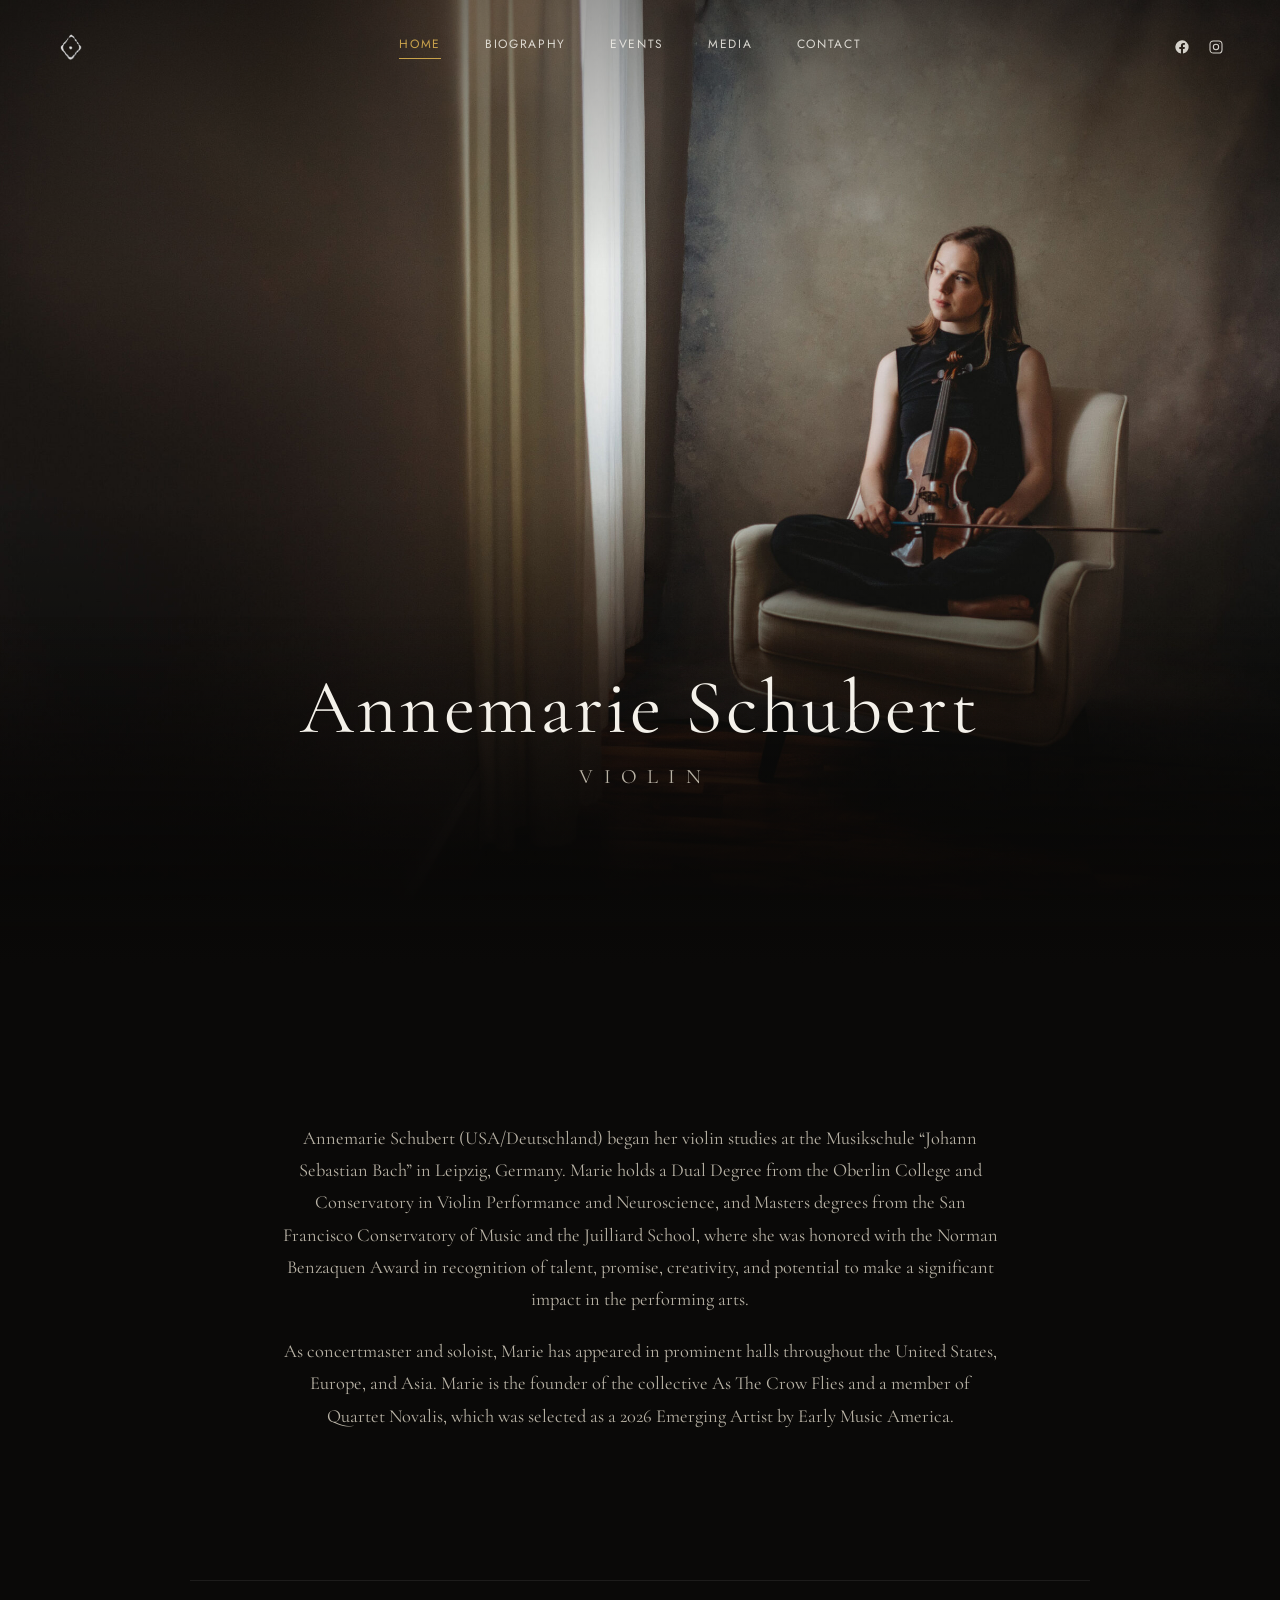
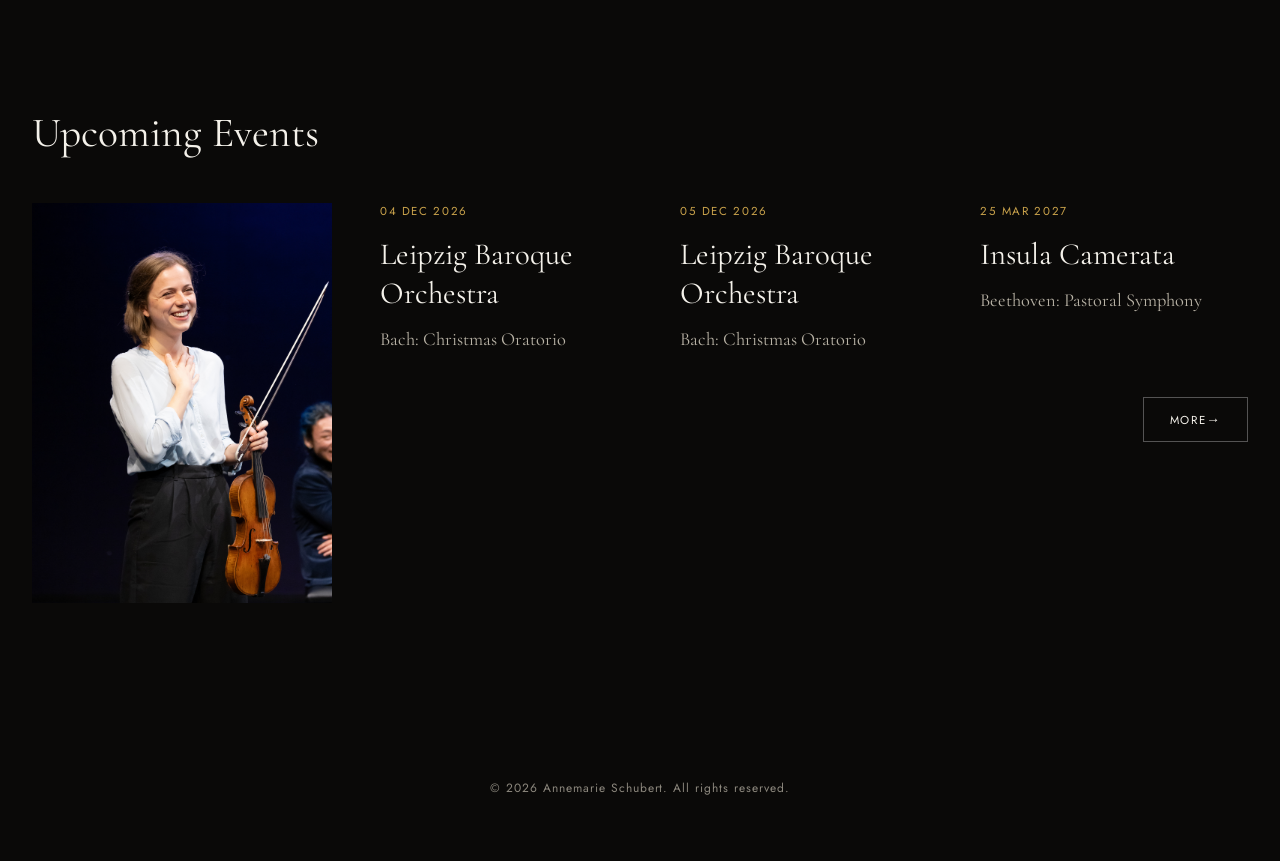
<file: index.html>
<!DOCTYPE html>
<html lang="en">
<head>
<meta charset="UTF-8">
<meta name="viewport" content="width=device-width, initial-scale=1.0">
<title>Annemarie Schubert — Violin</title>
<link rel="preconnect" href="https://fonts.googleapis.com">
<link rel="preconnect" href="https://fonts.gstatic.com" crossorigin>
<link href="https://fonts.googleapis.com/css2?family=Cormorant+Garamond:wght@300;400;500&family=Jost:wght@400;500&display=swap" rel="stylesheet">
<link rel="stylesheet" href="styles.css">
</head>
<body>

<!-- Fixed background image only — sits behind everything, never moves -->
<div class="hero-fixed">
  <div class="hero-bg"></div>
</div>

<!-- Everything in here is normal document flow, so it all scrolls together
     at the same speed: nav, the spacer over the photo, and the black
     content underneath. -->
<div class="page">

  <header class="nav">
    <a href="index.html" class="logo" aria-label="Home">
<img src="assets/logo.png" alt="Annemarie Schubert" width="30" height="30">
</a>

    <nav class="nav-links">
      <a href="index.html" class="active">Home</a>
      <a href="biography.html">Biography</a>
      <a href="events.html">Events</a>
      <a href="media.html">Media</a>
      <a href="contact.html">Contact</a>
    </nav>

    <div class="socials">
      <a href="https://www.facebook.com/marie.schubert.3" aria-label="Facebook">
        <svg width="16" height="16" viewBox="0 0 24 24" fill="currentColor"><path d="M22 12a10 10 0 1 0-11.6 9.9v-7H7.9V12h2.5V9.8c0-2.5 1.5-3.9 3.8-3.9 1.1 0 2.2.2 2.2.2v2.5h-1.3c-1.2 0-1.6.8-1.6 1.6V12h2.8l-.4 2.9h-2.4v7A10 10 0 0 0 22 12Z"/></svg>
      </a>
      <a href="https://www.instagram.com/annemarie.vln/" aria-label="Instagram">
        <svg width="16" height="16" viewBox="0 0 24 24" fill="none" stroke="currentColor" stroke-width="1.6"><rect x="3" y="3" width="18" height="18" rx="5"/><circle cx="12" cy="12" r="4"/><circle cx="17.2" cy="6.8" r="0.6" fill="currentColor" stroke="none"/></svg>
      </a>
    </div>

    <!-- Mobile only — replaces .socials at the 820px breakpoint (see
         styles.css). Toggles #mobile-menu below via nav.js. -->
    <button type="button" class="nav-toggle" id="nav-toggle" aria-label="Open menu" aria-expanded="false" aria-controls="mobile-menu">
      <svg class="nav-toggle-icon-menu" width="22" height="22" viewBox="0 0 22 22" fill="none" xmlns="http://www.w3.org/2000/svg">
        <path d="M2 6h18M2 11h18M2 16h18" stroke="currentColor" stroke-width="1.4" stroke-linecap="round"/>
      </svg>
      <svg class="nav-toggle-icon-close" width="22" height="22" viewBox="0 0 22 22" fill="none" xmlns="http://www.w3.org/2000/svg" hidden>
        <path d="M4 4l14 14M18 4L4 18" stroke="currentColor" stroke-width="1.4" stroke-linecap="round"/>
      </svg>
    </button>

    <!-- Mobile only — collapsed (max-height:0) until nav.js adds
         .is-open. Same links as .nav-links, just a separate list rather
         than reusing/cloning it, so each can be styled independently. -->
    <nav class="mobile-menu" id="mobile-menu" aria-label="Mobile">
      <ul class="mobile-menu-links">
        <li><a href="index.html" class="active">Home</a></li>
        <li><a href="biography.html">Biography</a></li>
        <li><a href="events.html">Events</a></li>
        <li><a href="media.html">Media</a></li>
        <li><a href="contact.html">Contact</a></li>
      </ul>
    </nav>
  </header>

  <!-- Spacer equal to one viewport so the fixed hero is visible before content scrolls over it -->
  <div class="hero-spacer" id="home"></div>

  <!-- Scrolling content, black background, slides up over the fixed image -->
  <main class="content">

    <div class="content-gradient"></div>

    <div class="hero-text">
      <h1>Annemarie Schubert</h1>
      <p class="subtitle">Violin</p>
    </div>

  <section id="biography" class="section">
    <p>
      Annemarie Schubert (USA/Deutschland) began her violin studies at the 
      Musikschule “Johann Sebastian Bach” in Leipzig, Germany. 
      Marie holds a Dual Degree from the Oberlin College and Conservatory 
      in Violin Performance and Neuroscience, and Masters degrees 
      from the San Francisco Conservatory of Music and the Juilliard School, 
      where she was honored with the Norman Benzaquen Award in recognition of 
      talent, promise, creativity, and potential to make a significant 
      impact in the performing arts.
    </p>
    <p>
      As concertmaster and soloist, Marie has appeared in prominent halls 
      throughout the United States, Europe, and Asia. Marie is the 
      founder of the collective As The Crow Flies and a member of 
      Quartet Novalis, which was selected as a 2026 Emerging Artist 
      by Early Music America. 
    </p>
  </section>

  <!-- Compact preview of the first few upcoming events, pulled from the
       same events.json that powers events.html (see home-events.js).
       "More" only appears for an event that actually has performance
       details attached — same hasDialogContent rule events.html uses —
       and deep-links to that event's dialog on events.html. -->
  <section id="events-preview" class="section section-wide events-preview">
    <h2>Upcoming Events</h2>
    <div class="events-preview-inner">
      <div class="events-preview-image">
        <img src="assets/home2.jpg" alt="Annemarie Schubert on stage" loading="lazy">
      </div>
      <div class="events-preview-content">
        <div class="events-preview-grid" id="events-preview-grid">
          <!-- Populated at runtime -->
        </div>
        <a class="btn events-preview-more" href="events.html">More</a>
      </div>
    </div>
    <noscript>
      <p>Please enable JavaScript to view upcoming events.</p>
    </noscript>
  </section>

  <!-- <section id="events" class="section">
    <span class="eyebrow">Events</span>
    <h2>Upcoming performances</h2>
    <ul class="event-list">
      <li>
        <span class="event-date">12 Sep 2026</span>
        <span class="event-name">Recital — Stadtcasino, Basel</span>
      </li>
      <li>
        <span class="event-date">03 Oct 2026</span>
        <span class="event-name">Chamber Series — Tonhalle, Zürich</span>
      </li>
      <li>
        <span class="event-date">21 Nov 2026</span>
        <span class="event-name">Concerto Evening — KKL, Luzern</span>
      </li>
    </ul>
  </section>

  <section id="media" class="section">
    <span class="eyebrow">Media</span>
    <h2>Selected recordings</h2>
    <div class="media-grid">
      <div class="media-tile"></div>
      <div class="media-tile"></div>
      <div class="media-tile"></div>
    </div>
  </section>

  <section id="contact" class="section">
    <span class="eyebrow">Contact</span>
    <h2>Get in touch</h2>
    <p>For bookings and press inquiries, reach out directly.</p>
    <a class="email" href="mailto:hello@annemarieschubert.com">hello@annemarieschubert.com</a>
  </section> -->

  <footer class="footer">
    <p>&copy; 2026 Annemarie Schubert. All rights reserved.</p>
  </footer>

  </main>

</div>

<script src="script.js"></script>
<script src="nav.js"></script>
<script src="home-events.js"></script>
</body>
</html>
</file>
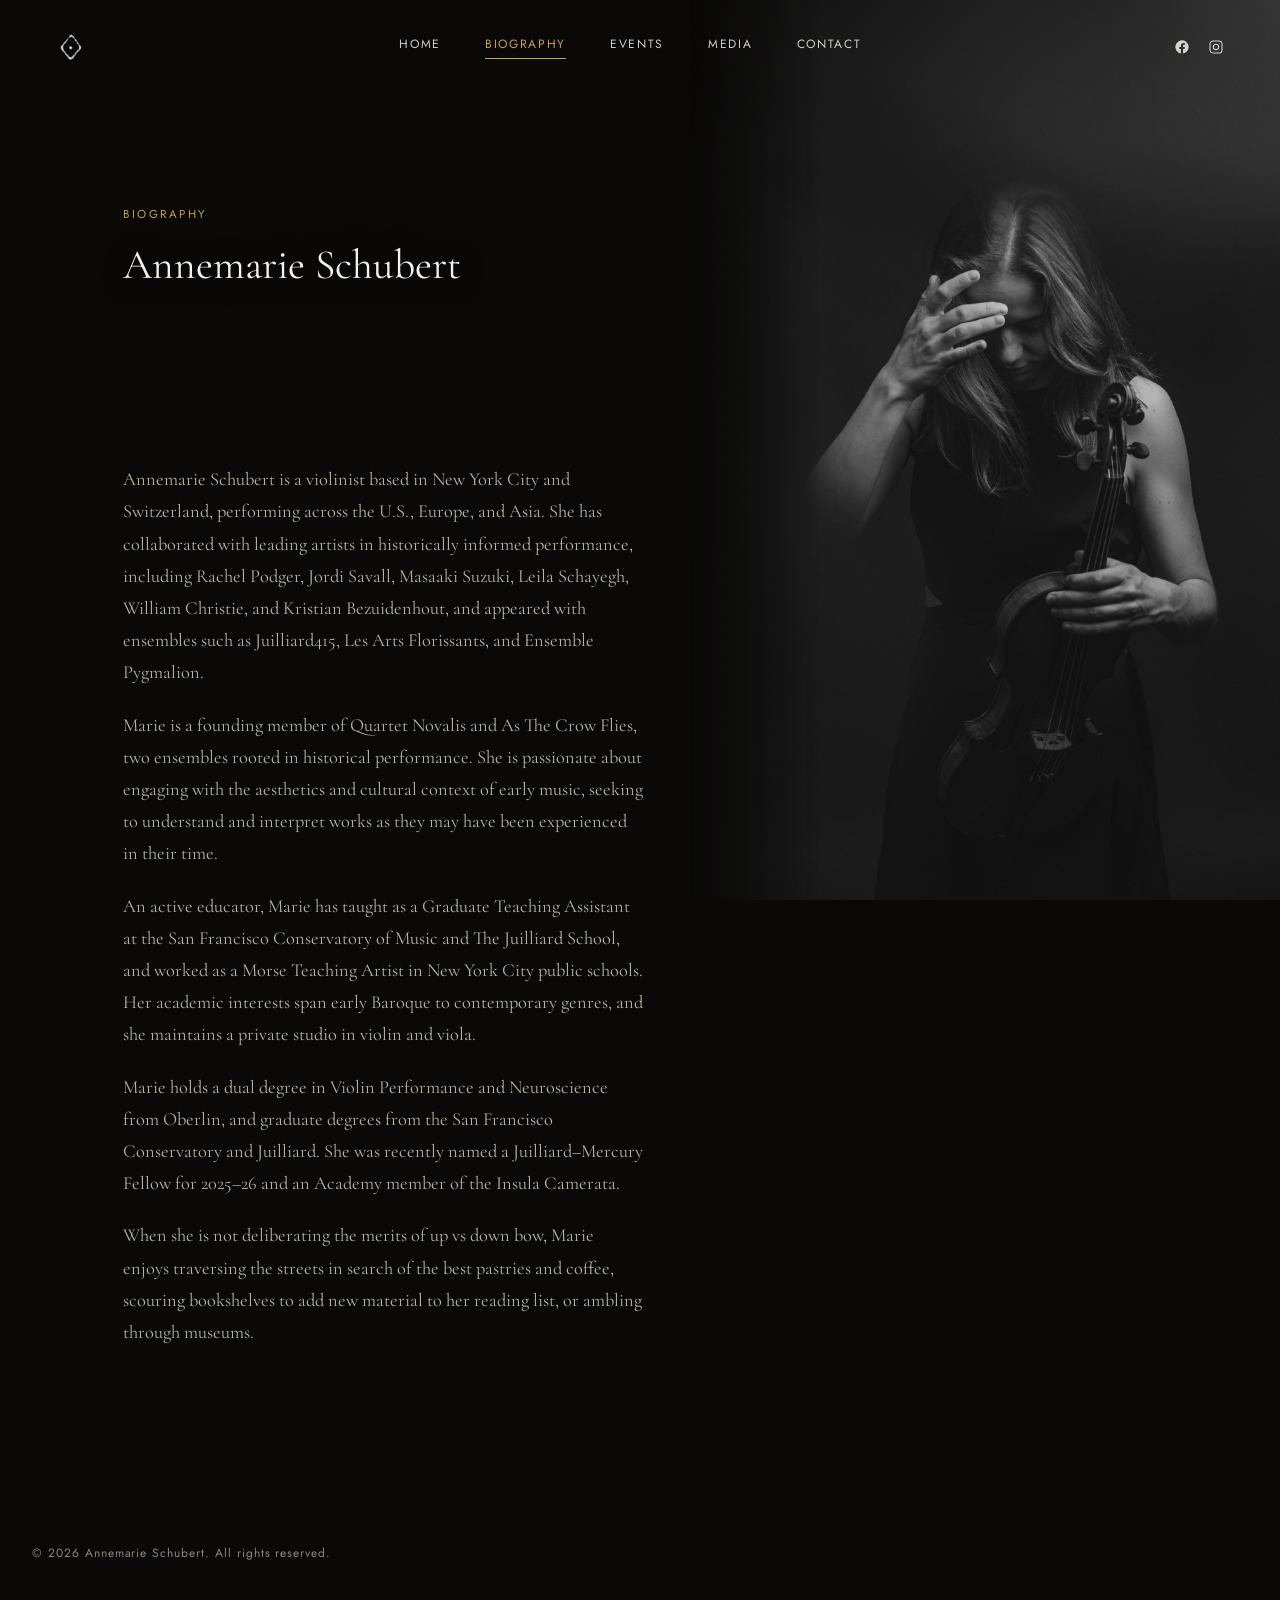
<file: biography.html>
<!DOCTYPE html>
<html lang="en">
<head>
<meta charset="UTF-8">
<meta name="viewport" content="width=device-width, initial-scale=1.0">
<title>Biography — Annemarie Schubert</title>
<link rel="preconnect" href="https://fonts.googleapis.com">
<link rel="preconnect" href="https://fonts.gstatic.com" crossorigin>
<link href="https://fonts.googleapis.com/css2?family=Cormorant+Garamond:wght@300;400;500&family=Jost:wght@400;500&display=swap" rel="stylesheet">
<link rel="stylesheet" href="styles.css">
</head>
<body class="page-inner bio-page">

<div class="hero-fixed">
<div class="hero-bg"></div>
</div>

<div class="page">

<header class="nav">
<a href="index.html" class="logo" aria-label="Home">
<img src="assets/logo.png" alt="Annemarie Schubert" width="30" height="30">
</a>

<nav class="nav-links">
<a href="index.html">Home</a>
<a href="biography.html" class="active">Biography</a>
<a href="events.html">Events</a>
<a href="media.html">Media</a>
<a href="contact.html">Contact</a>
</nav>

<div class="socials">
<a href="#" aria-label="Facebook">
<svg width="16" height="16" viewBox="0 0 24 24" fill="currentColor"><path d="M22 12a10 10 0 1 0-11.6 9.9v-7H7.9V12h2.5V9.8c0-2.5 1.5-3.9 3.8-3.9 1.1 0 2.2.2 2.2.2v2.5h-1.3c-1.2 0-1.6.8-1.6 1.6V12h2.8l-.4 2.9h-2.4v7A10 10 0 0 0 22 12Z"/></svg>
</a>
<a href="#" aria-label="Instagram">
<svg width="16" height="16" viewBox="0 0 24 24" fill="none" stroke="currentColor" stroke-width="1.6"><rect x="3" y="3" width="18" height="18" rx="5"/><circle cx="12" cy="12" r="4"/><circle cx="17.2" cy="6.8" r="0.6" fill="currentColor" stroke="none"/></svg>
</a>
</div>

<!-- Mobile only — replaces .socials at the 820px breakpoint (see
     styles.css). Toggles #mobile-menu below via nav.js. -->
<button type="button" class="nav-toggle" id="nav-toggle" aria-label="Open menu" aria-expanded="false" aria-controls="mobile-menu">
<svg class="nav-toggle-icon-menu" width="22" height="22" viewBox="0 0 22 22" fill="none" xmlns="http://www.w3.org/2000/svg">
<path d="M2 6h18M2 11h18M2 16h18" stroke="currentColor" stroke-width="1.4" stroke-linecap="round"/>
</svg>
<svg class="nav-toggle-icon-close" width="22" height="22" viewBox="0 0 22 22" fill="none" xmlns="http://www.w3.org/2000/svg" hidden>
<path d="M4 4l14 14M18 4L4 18" stroke="currentColor" stroke-width="1.4" stroke-linecap="round"/>
</svg>
</button>

<!-- Mobile only — collapsed (max-height:0) until nav.js adds .is-open. -->
<nav class="mobile-menu" id="mobile-menu" aria-label="Mobile">
<ul class="mobile-menu-links">
<li><a href="index.html">Home</a></li>
<li><a href="biography.html" class="active">Biography</a></li>
<li><a href="events.html">Events</a></li>
<li><a href="media.html">Media</a></li>
<li><a href="contact.html">Contact</a></li>
</ul>
</nav>
</header>

<!-- No .hero-spacer / .content-gradient / .hero-text on inner pages — content
       sits directly over the fixed photo from right under the nav, all the way
       down to the footer. The photo stays fixed and visible the entire scroll;
       .content is transparent (see .content-overlay in styles.css). -->
<main class="content content-overlay">

<section class="section page-lead">
<span class="eyebrow">Biography</span>
<h2>Annemarie Schubert</h2>
</section>

<section class="section">
<p>
        Annemarie Schubert is a violinist based in New York City and
        Switzerland, performing across the U.S., Europe, and Asia. She has
        collaborated with leading artists in historically informed
        performance, including Rachel Podger, Jordi Savall, Masaaki Suzuki,
        Leila Schayegh, William Christie, and Kristian Bezuidenhout, and
        appeared with ensembles such as Juilliard415, Les Arts Florissants,
        and Ensemble Pygmalion.
</p>
<p>
        Marie is a founding member of Quartet Novalis and As The Crow Flies,
        two ensembles rooted in historical performance. She is passionate
        about engaging with the aesthetics and cultural context of early
        music, seeking to understand and interpret works as they may have
        been experienced in their time.
</p>
<p>
        An active educator, Marie has taught as a Graduate Teaching Assistant
        at the San Francisco Conservatory of Music and The Juilliard School,
        and worked as a Morse Teaching Artist in New York City public
        schools. Her academic interests span early Baroque to contemporary
        genres, and she maintains a private studio in violin and viola.
</p>
<p>
        Marie holds a dual degree in Violin Performance and Neuroscience
        from Oberlin, and graduate degrees from the San Francisco
        Conservatory and Juilliard. She was recently named a
        Juilliard&ndash;Mercury Fellow for 2025&ndash;26 and an Academy
        member of the Insula Camerata.
</p>
<p>
        When she is not deliberating the merits of up vs down bow, Marie
        enjoys traversing the streets in search of the best pastries and
        coffee, scouring bookshelves to add new material to her reading
        list, or ambling through museums.
</p>
</section>

<footer class="footer">
<p>&copy; 2026 Annemarie Schubert. All rights reserved.</p>
</footer>

</main>

</div>

<script src="script.js"></script>
<script src="nav.js"></script>
</body>
</html>
</file>
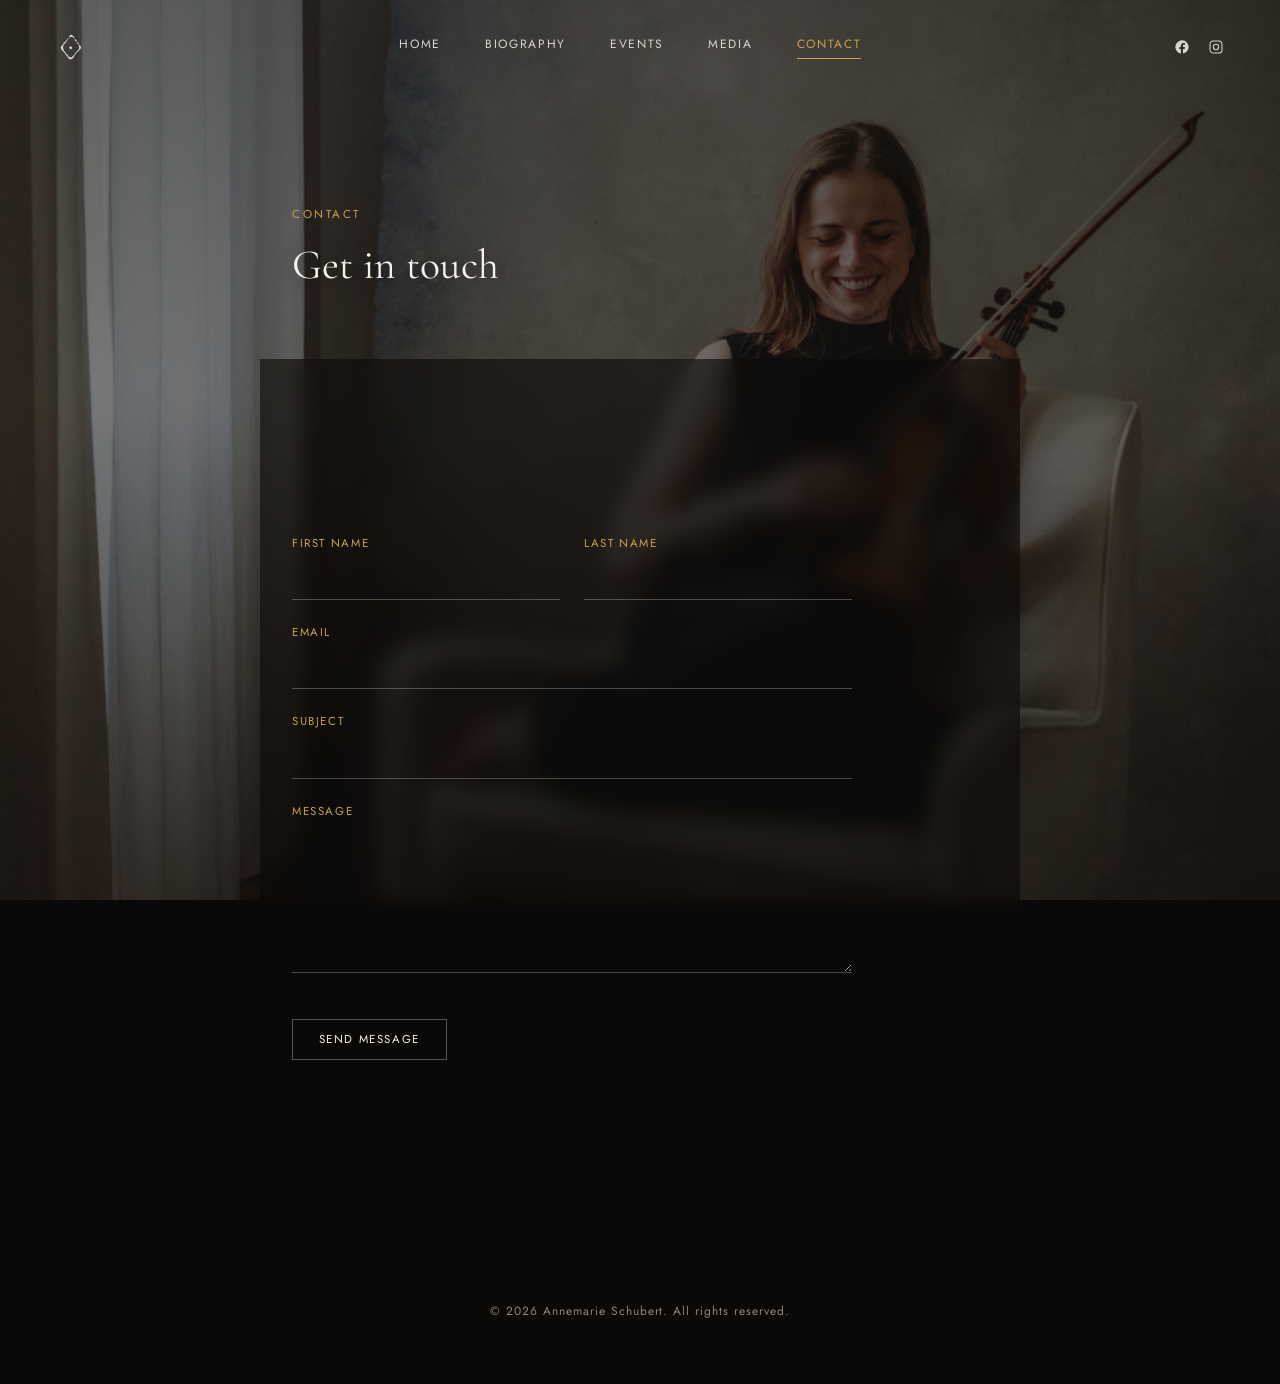
<file: contact.html>
<!DOCTYPE html>
<html lang="en">
<head>
<meta charset="UTF-8">
<meta name="viewport" content="width=device-width, initial-scale=1.0">
<title>Contact — Annemarie Schubert</title>
<link rel="preconnect" href="https://fonts.googleapis.com">
<link rel="preconnect" href="https://fonts.gstatic.com" crossorigin>
<link href="https://fonts.googleapis.com/css2?family=Cormorant+Garamond:wght@300;400;500&family=Jost:wght@400;500&display=swap" rel="stylesheet">
<link rel="stylesheet" href="styles.css">
</head>
<body class="page-inner contact-page">

<div class="hero-fixed">
  <div class="hero-bg"></div>
</div>

<div class="page">

  <header class="nav">
    <a href="index.html" class="logo" aria-label="Home">
<img src="assets/logo.png" alt="Annemarie Schubert" width="30" height="30">
</a>

    <nav class="nav-links">
      <a href="index.html">Home</a>
      <a href="biography.html">Biography</a>
      <a href="events.html">Events</a>
      <a href="media.html">Media</a>
      <a href="contact.html" class="active">Contact</a>
    </nav>

    <div class="socials">
      <a href="#" aria-label="Facebook">
        <svg width="16" height="16" viewBox="0 0 24 24" fill="currentColor"><path d="M22 12a10 10 0 1 0-11.6 9.9v-7H7.9V12h2.5V9.8c0-2.5 1.5-3.9 3.8-3.9 1.1 0 2.2.2 2.2.2v2.5h-1.3c-1.2 0-1.6.8-1.6 1.6V12h2.8l-.4 2.9h-2.4v7A10 10 0 0 0 22 12Z"/></svg>
      </a>
      <a href="#" aria-label="Instagram">
        <svg width="16" height="16" viewBox="0 0 24 24" fill="none" stroke="currentColor" stroke-width="1.6"><rect x="3" y="3" width="18" height="18" rx="5"/><circle cx="12" cy="12" r="4"/><circle cx="17.2" cy="6.8" r="0.6" fill="currentColor" stroke="none"/></svg>
      </a>
    </div>

    <!-- Mobile only — replaces .socials at the 820px breakpoint (see
         styles.css). Toggles #mobile-menu below via nav.js. -->
    <button type="button" class="nav-toggle" id="nav-toggle" aria-label="Open menu" aria-expanded="false" aria-controls="mobile-menu">
      <svg class="nav-toggle-icon-menu" width="22" height="22" viewBox="0 0 22 22" fill="none" xmlns="http://www.w3.org/2000/svg">
        <path d="M2 6h18M2 11h18M2 16h18" stroke="currentColor" stroke-width="1.4" stroke-linecap="round"/>
      </svg>
      <svg class="nav-toggle-icon-close" width="22" height="22" viewBox="0 0 22 22" fill="none" xmlns="http://www.w3.org/2000/svg" hidden>
        <path d="M4 4l14 14M18 4L4 18" stroke="currentColor" stroke-width="1.4" stroke-linecap="round"/>
      </svg>
    </button>

    <!-- Mobile only — collapsed (max-height:0) until nav.js adds .is-open. -->
    <nav class="mobile-menu" id="mobile-menu" aria-label="Mobile">
      <ul class="mobile-menu-links">
        <li><a href="index.html">Home</a></li>
        <li><a href="biography.html">Biography</a></li>
        <li><a href="events.html">Events</a></li>
        <li><a href="media.html">Media</a></li>
        <li><a href="contact.html" class="active">Contact</a></li>
      </ul>
    </nav>
  </header>

  <!-- No .hero-spacer / .content-gradient / .hero-text on inner pages — content
       sits directly over the fixed photo from right under the nav, all the way
       down to the footer. The photo stays fixed and visible the entire scroll;
       .content is transparent (see .content-overlay in styles.css). -->
  <main class="content content-overlay">

    <section class="section page-lead">
      <span class="eyebrow">Contact</span>
      <h2>Get in touch</h2>
    </section>

    <section class="section">
      <!-- EDIT ME: replace YOUR_FORM_ID with your own Formspree form ID
           (or swap the whole action/method for a different form backend
           — see the note in contact-form.js). -->
      <form class="contact-form" id="contact-form" action="https://formspree.io/f/YOUR_FORM_ID" method="POST">
        <div class="form-row">
          <div class="form-field">
            <label for="first-name">First name</label>
            <input type="text" id="first-name" name="firstName" autocomplete="given-name" required>
          </div>
          <div class="form-field">
            <label for="last-name">Last name</label>
            <input type="text" id="last-name" name="lastName" autocomplete="family-name" required>
          </div>
        </div>

        <div class="form-field">
          <label for="email">Email</label>
          <input type="email" id="email" name="email" autocomplete="email" required>
        </div>

        <div class="form-field">
          <label for="subject">Subject</label>
          <input type="text" id="subject" name="subject" required>
        </div>

        <div class="form-field">
          <label for="message">Message</label>
          <textarea id="message" name="message" rows="6" required></textarea>
        </div>

        <!-- Honeypot — invisible to real visitors; if a bot fills this
             in, Formspree silently discards the submission. -->
        <input type="text" name="_gotcha" class="form-honeypot" tabindex="-1" autocomplete="off" aria-hidden="true">

        <button type="submit" class="btn">Send Message</button>

        <p class="form-status" id="form-status" role="status" aria-live="polite"></p>
      </form>
    </section>

    <footer class="footer">
      <p>&copy; 2026 Annemarie Schubert. All rights reserved.</p>
    </footer>

  </main>

</div>

<script src="script.js"></script>
<script src="nav.js"></script>
<script src="contact-form.js"></script>
</body>
</html>
</file>
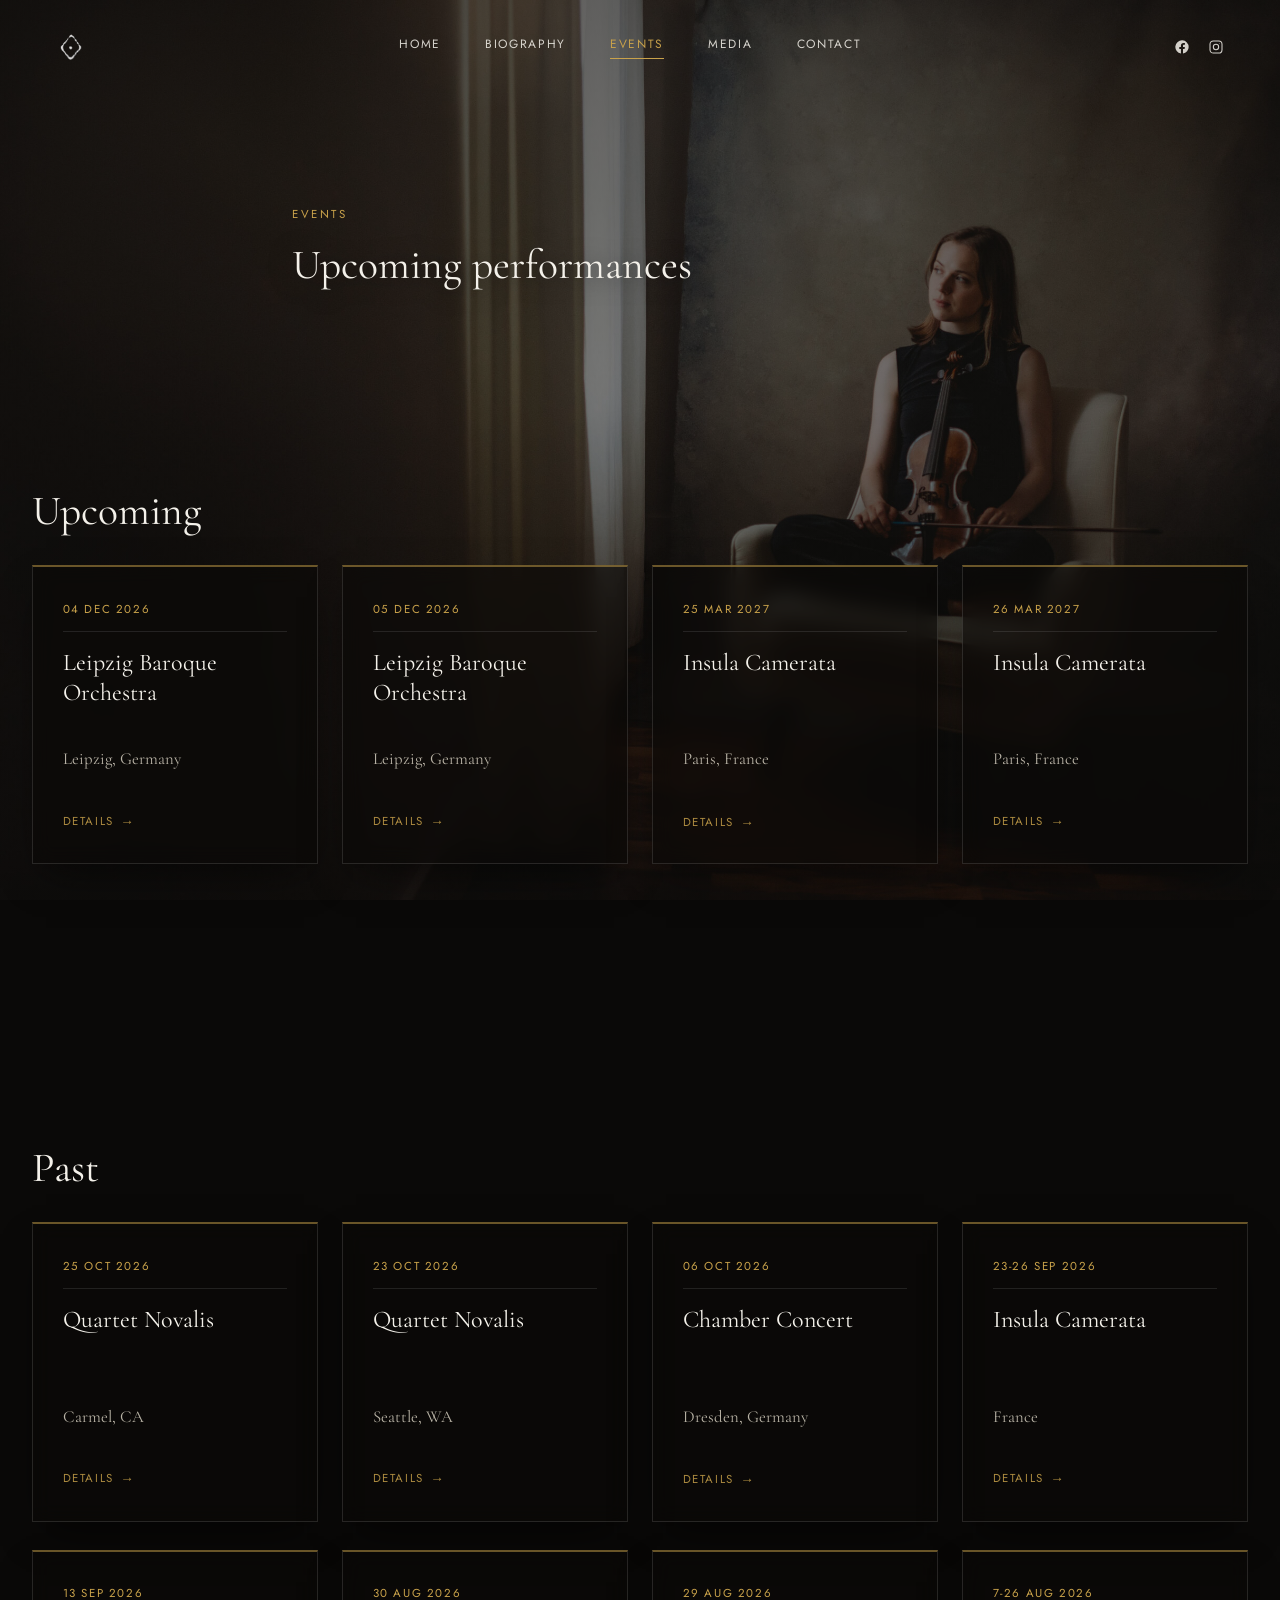
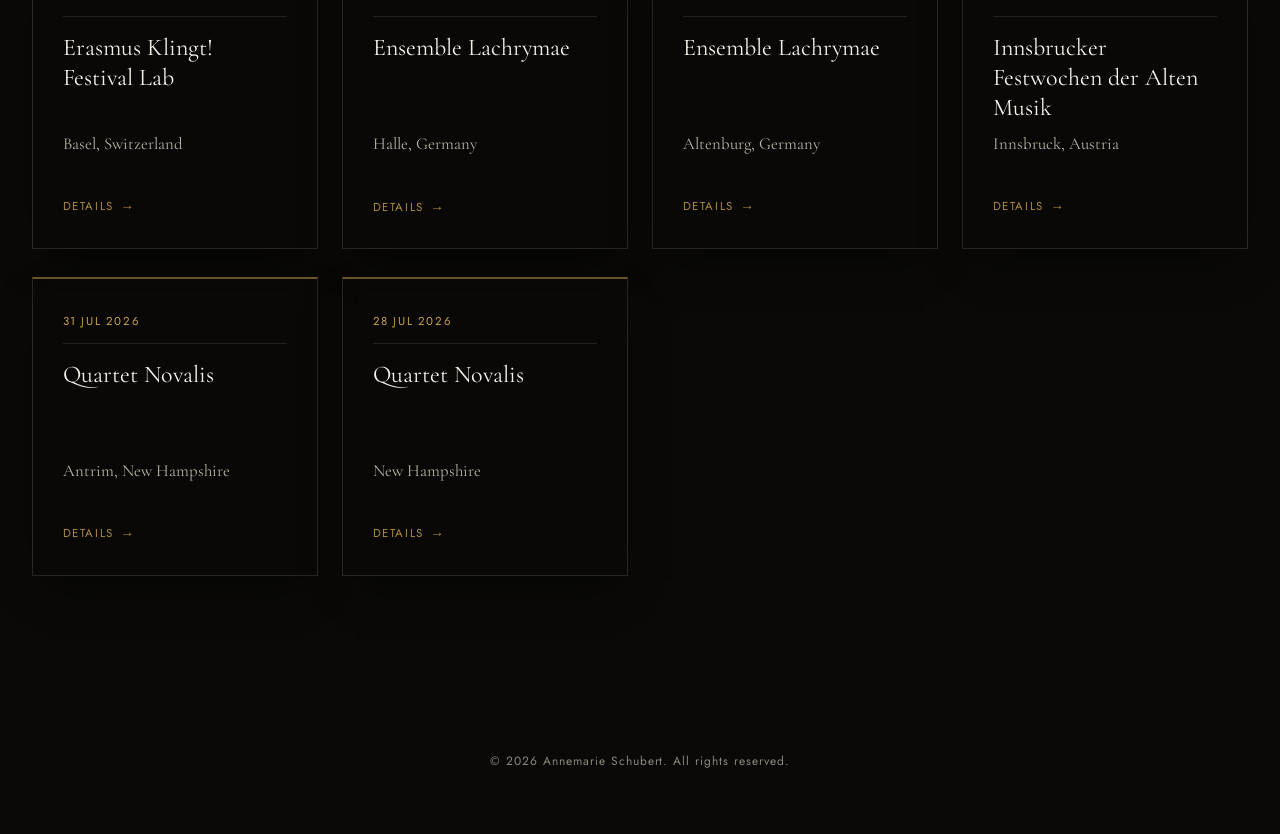
<file: events.html>
<!DOCTYPE html>
<html lang="en">
<head>
<meta charset="UTF-8">
<meta name="viewport" content="width=device-width, initial-scale=1.0">
<title>Events — Annemarie Schubert</title>
<link rel="preconnect" href="https://fonts.googleapis.com">
<link rel="preconnect" href="https://fonts.gstatic.com" crossorigin>
<link href="https://fonts.googleapis.com/css2?family=Cormorant+Garamond:wght@300;400;500&family=Jost:wght@400;500&display=swap" rel="stylesheet">
<link rel="stylesheet" href="styles.css">
</head>
<body class="page-inner">

<div class="hero-fixed">
<div class="hero-bg"></div>
</div>

<div class="page">

<header class="nav">
<a href="index.html" class="logo" aria-label="Home">
<img src="assets/logo.png" alt="Annemarie Schubert" width="30" height="30">
</a>

<nav class="nav-links">
<a href="index.html">Home</a>
<a href="biography.html">Biography</a>
<a href="events.html" class="active">Events</a>
<a href="media.html">Media</a>
<a href="contact.html">Contact</a>
</nav>

<div class="socials">
<a href="#" aria-label="Facebook">
<svg width="16" height="16" viewBox="0 0 24 24" fill="currentColor"><path d="M22 12a10 10 0 1 0-11.6 9.9v-7H7.9V12h2.5V9.8c0-2.5 1.5-3.9 3.8-3.9 1.1 0 2.2.2 2.2.2v2.5h-1.3c-1.2 0-1.6.8-1.6 1.6V12h2.8l-.4 2.9h-2.4v7A10 10 0 0 0 22 12Z"/></svg>
</a>
<a href="#" aria-label="Instagram">
<svg width="16" height="16" viewBox="0 0 24 24" fill="none" stroke="currentColor" stroke-width="1.6"><rect x="3" y="3" width="18" height="18" rx="5"/><circle cx="12" cy="12" r="4"/><circle cx="17.2" cy="6.8" r="0.6" fill="currentColor" stroke="none"/></svg>
</a>
</div>

<!-- Mobile only — replaces .socials at the 820px breakpoint (see
     styles.css). Toggles #mobile-menu below via nav.js. -->
<button type="button" class="nav-toggle" id="nav-toggle" aria-label="Open menu" aria-expanded="false" aria-controls="mobile-menu">
<svg class="nav-toggle-icon-menu" width="22" height="22" viewBox="0 0 22 22" fill="none" xmlns="http://www.w3.org/2000/svg">
<path d="M2 6h18M2 11h18M2 16h18" stroke="currentColor" stroke-width="1.4" stroke-linecap="round"/>
</svg>
<svg class="nav-toggle-icon-close" width="22" height="22" viewBox="0 0 22 22" fill="none" xmlns="http://www.w3.org/2000/svg" hidden>
<path d="M4 4l14 14M18 4L4 18" stroke="currentColor" stroke-width="1.4" stroke-linecap="round"/>
</svg>
</button>

<!-- Mobile only — collapsed (max-height:0) until nav.js adds .is-open. -->
<nav class="mobile-menu" id="mobile-menu" aria-label="Mobile">
<ul class="mobile-menu-links">
<li><a href="index.html">Home</a></li>
<li><a href="biography.html">Biography</a></li>
<li><a href="events.html" class="active">Events</a></li>
<li><a href="media.html">Media</a></li>
<li><a href="contact.html">Contact</a></li>
</ul>
</nav>
</header>

<!-- No .hero-spacer / .content-gradient / .hero-text on inner pages — content
       sits directly over the fixed photo from right under the nav, all the way
       down to the footer. The photo stays fixed and visible the entire scroll;
       .content is transparent (see .content-overlay in styles.css). -->
<main class="content content-overlay">

<section class="section page-lead">
<span class="eyebrow">Events</span>
<h2>Upcoming performances</h2>
</section>

<section class="section section-wide">
  <h2 class="event-section-heading">Upcoming</h2>
  <div class="event-grid" id="event-grid-upcoming">
    <!-- Populated at runtime from events.json — see events-render.js -->
  </div>
  <p class="event-section-empty" hidden>No upcoming performances scheduled right now.</p>
</section>

<section class="section section-wide">
  <h2 class="event-section-heading">Past</h2>
  <div class="event-grid" id="event-grid-past">
    <!-- Populated at runtime from events.json — see events-render.js -->
  </div>
</section>

<noscript>
  <p>Please enable JavaScript to view upcoming events.</p>
</noscript>

<footer class="footer">
<p>&copy; 2026 Annemarie Schubert. All rights reserved.</p>
</footer>

</main>

</div>

<script src="script.js"></script>
<script src="nav.js"></script>
<script src="events-render.js"></script>
</body>
</html>
</file>
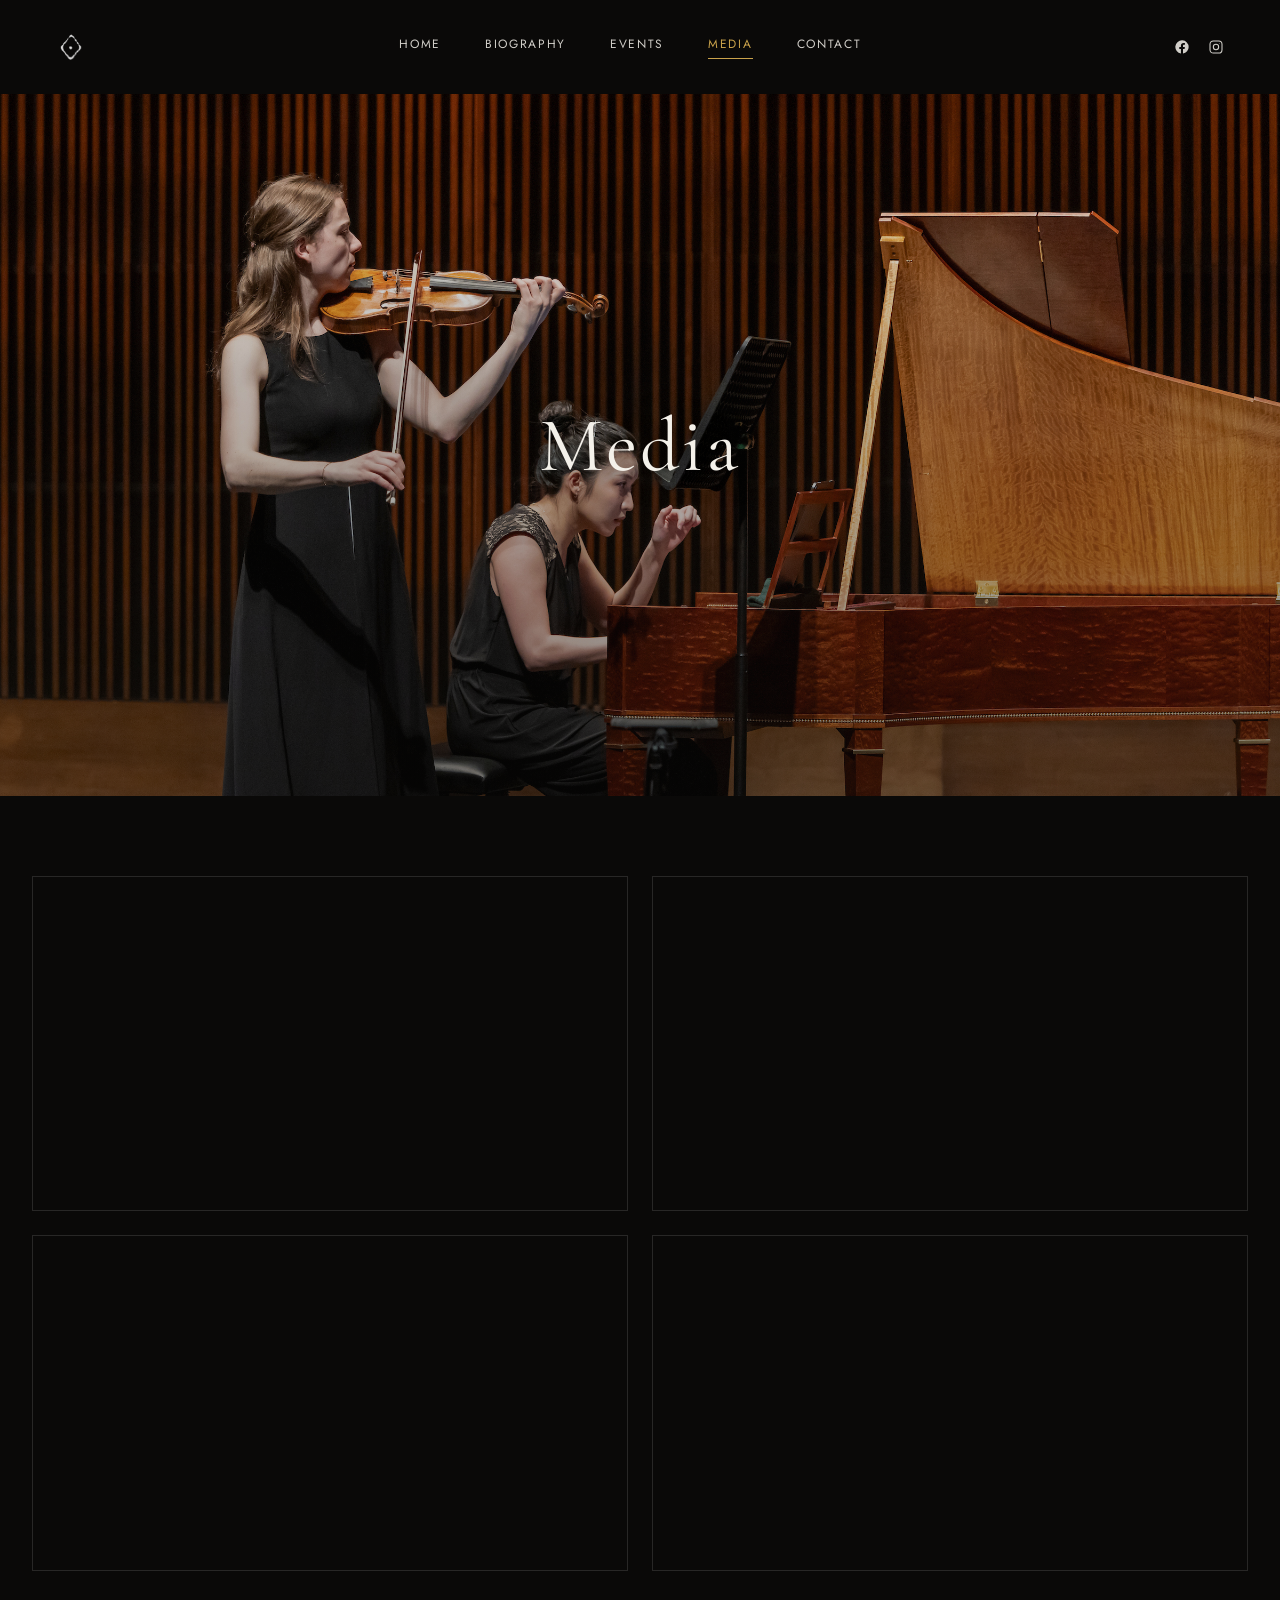
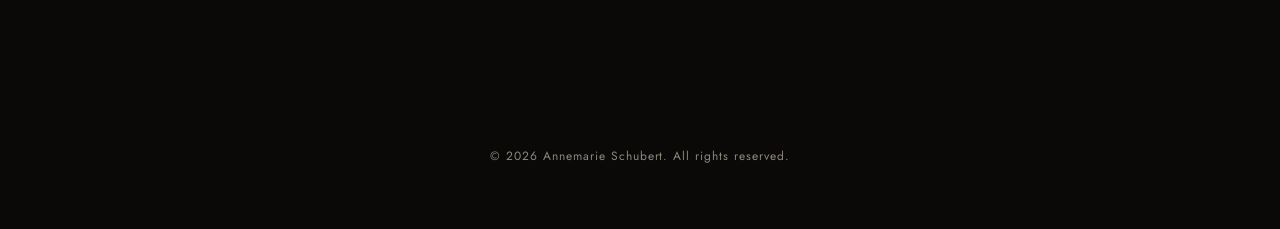
<file: media.html>
<!DOCTYPE html>
<html lang="en">
<head>
<meta charset="UTF-8">
<meta name="viewport" content="width=device-width, initial-scale=1.0">
<title>Media — Annemarie Schubert</title>
<link rel="preconnect" href="https://fonts.googleapis.com">
<link rel="preconnect" href="https://fonts.gstatic.com" crossorigin>
<link href="https://fonts.googleapis.com/css2?family=Cormorant+Garamond:wght@300;400;500&family=Jost:wght@400;500&display=swap" rel="stylesheet">
<link rel="stylesheet" href="styles.css">
</head>
<body>

<!-- Unlike every other inner page, Media has no fixed background photo —
     it's a plain black page (body's default background) that scrolls
     normally. The carousel itself is the visual interest, so there's no
     .hero-fixed/.hero-bg layer here at all. -->
<div class="page">

<header class="nav">
<a href="index.html" class="logo" aria-label="Home">
<img src="assets/logo.png" alt="Annemarie Schubert" width="30" height="30">
</a>

<nav class="nav-links">
<a href="index.html">Home</a>
<a href="biography.html">Biography</a>
<a href="events.html">Events</a>
<a href="media.html" class="active">Media</a>
<a href="contact.html">Contact</a>
</nav>

<div class="socials">
<a href="#" aria-label="Facebook">
<svg width="16" height="16" viewBox="0 0 24 24" fill="currentColor"><path d="M22 12a10 10 0 1 0-11.6 9.9v-7H7.9V12h2.5V9.8c0-2.5 1.5-3.9 3.8-3.9 1.1 0 2.2.2 2.2.2v2.5h-1.3c-1.2 0-1.6.8-1.6 1.6V12h2.8l-.4 2.9h-2.4v7A10 10 0 0 0 22 12Z"/></svg>
</a>
<a href="#" aria-label="Instagram">
<svg width="16" height="16" viewBox="0 0 24 24" fill="none" stroke="currentColor" stroke-width="1.6"><rect x="3" y="3" width="18" height="18" rx="5"/><circle cx="12" cy="12" r="4"/><circle cx="17.2" cy="6.8" r="0.6" fill="currentColor" stroke="none"/></svg>
</a>
</div>

<!-- Mobile only — replaces .socials at the 820px breakpoint (see
     styles.css). Toggles #mobile-menu below via nav.js. -->
<button type="button" class="nav-toggle" id="nav-toggle" aria-label="Open menu" aria-expanded="false" aria-controls="mobile-menu">
<svg class="nav-toggle-icon-menu" width="22" height="22" viewBox="0 0 22 22" fill="none" xmlns="http://www.w3.org/2000/svg">
<path d="M2 6h18M2 11h18M2 16h18" stroke="currentColor" stroke-width="1.4" stroke-linecap="round"/>
</svg>
<svg class="nav-toggle-icon-close" width="22" height="22" viewBox="0 0 22 22" fill="none" xmlns="http://www.w3.org/2000/svg" hidden>
<path d="M4 4l14 14M18 4L4 18" stroke="currentColor" stroke-width="1.4" stroke-linecap="round"/>
</svg>
</button>

<!-- Mobile only — collapsed (max-height:0) until nav.js adds .is-open. -->
<nav class="mobile-menu" id="mobile-menu" aria-label="Mobile">
<ul class="mobile-menu-links">
<li><a href="index.html">Home</a></li>
<li><a href="biography.html">Biography</a></li>
<li><a href="events.html">Events</a></li>
<li><a href="media.html" class="active">Media</a></li>
<li><a href="contact.html">Contact</a></li>
</ul>
</nav>
</header>

<main class="content">

<!-- Full-bleed carousel with "Media" overlaid on top, like a hero title
     — but what's behind it keeps dissolving between photos instead of
     being one static image. Populated at runtime by carousel.js; edit
     CAROUSEL_IMAGES there to match your filenames in /carousel. -->
<div class="media-hero">
<div class="carousel" id="media-carousel"></div>
<div class="media-hero-scrim"></div>
<h1 class="media-hero-title">Media</h1>
</div>

<section class="section section-wide media-videos">
<!-- Swap the src on each iframe below for your real YouTube video IDs. -->
<div class="video-grid">
<div class="video-embed">
<iframe src="https://www.youtube-nocookie.com/embed/VaqiXiKpVtM" title="Recording 1" loading="lazy" allow="accelerometer; autoplay; clipboard-write; encrypted-media; gyroscope; picture-in-picture; web-share" allowfullscreen></iframe>
</div>
<div class="video-embed">
<iframe src="https://www.youtube-nocookie.com/embed/ELW8U6hffNE" title="Recording 2" loading="lazy" allow="accelerometer; autoplay; clipboard-write; encrypted-media; gyroscope; picture-in-picture; web-share" allowfullscreen></iframe>
</div>
<div class="video-embed">
<iframe src="https://www.youtube-nocookie.com/embed/QtChd3VfBU4" title="Recording 3" loading="lazy" allow="accelerometer; autoplay; clipboard-write; encrypted-media; gyroscope; picture-in-picture; web-share" allowfullscreen></iframe>
</div>
<div class="video-embed">
<iframe src="https://www.youtube-nocookie.com/embed/tzFEPCHKcxc" title="Recording 4" loading="lazy" allow="accelerometer; autoplay; clipboard-write; encrypted-media; gyroscope; picture-in-picture; web-share" allowfullscreen></iframe>
</div>
</div>
</section>

<footer class="footer">
<p>&copy; 2026 Annemarie Schubert. All rights reserved.</p>
</footer>

</main>

</div>

<script src="script.js"></script>
<script src="nav.js"></script>
<script src="carousel.js"></script>
</body>
</html>
</file>
<file: styles.css>
:root{
  --black:#0a0908;
  --cream:#f4f1ea;
  --gold:#c9a24b;
  --muted:#b9b3a6;
  --serif:'Cormorant Garamond', Georgia, serif;
  --sans:'Jost', Helvetica, Arial, sans-serif;
}

*{margin:0;padding:0;box-sizing:border-box;}

html{scroll-behavior:smooth;}

/* Deliberately not setting overscroll-behavior to anything but the
   default ("auto") here. That default is what lets the browser's native
   rubber-band/elastic overscroll run when scrolling past the top or
   bottom of the page (this is a built-in feature of trackpad scrolling
   in Safari/Chrome on macOS, and of touchscreens generally — not
   something a site author codes). It tracks the actual gesture and
   releases exactly on lift-off because the OS has real access to touch/
   trackpad state that JavaScript does not, which is why it feels correct
   in a way a hand-rolled JS approximation never quite manages. On
   platforms without native elastic scrolling (Windows, most of Linux,
   non-momentum mice), there's simply no bounce — same as most sites,
   including the one this design is based on. */

body{
  background:var(--black);
  color:var(--cream);
  font-family:var(--sans);
  overflow-x:hidden;
}

a{color:inherit;text-decoration:none;}

/* ============ FIXED HERO LAYER ============
   This is just the photo, position:fixed, so it never moves. The nav,
   spacer, and content all live in .page, which scrolls normally on top
   of it. */
.hero-fixed{
  position:fixed;
  inset:0;
  height:100vh;
  width:100%;
  z-index:1;
  overflow:hidden;
}

.hero-bg{
  position:absolute;
  inset:0;
  background-image:url('assets/hero.jpg');
  background-size:cover;
  background-position:center 20%;
  z-index:0;
}

/* Biography uses its own photo instead of the shared hero image.
   Same background-size/position as .hero-bg, just a different file. */
body.bio-page .hero-bg{
  background-image:url('assets/2.jpg');
}

/* Contact likewise uses its own photo. Lower vertical % than the shared
   default (20%) keeps more of the top of the image in frame, so the
   subject's face sits above the form box instead of behind it. Tune
   to taste against the actual photo. */
body.contact-page .hero-bg{
  background-image:url('assets/contact.jpg');
  background-position:center 32%;
}

/* subtle permanent darkening so nav/text stay legible over any photo.
   This is deliberately light/vignette-style — Home only needs it near the
   nav and where .hero-text sits, since the rest of Home is solid black
   .content covering the photo anyway. */
.hero-fixed::after{
  content:'';
  position:absolute;
  inset:0;
  background:linear-gradient(180deg, rgba(0,0,0,.35) 0%, rgba(0,0,0,0) 30%, rgba(0,0,0,0) 55%, rgba(0,0,0,.75) 100%);
  z-index:1;
  pointer-events:none;
}

/* Inner pages (Biography/Events/Media/Contact) never cover the photo with
   solid black — .content stays transparent (see .content-overlay below)
   for the entire scroll, all the way to the footer. Because .hero-fixed
   is position:fixed at 100vh, it always fills whatever's currently in the
   viewport, so this stronger, more uniform wash keeps text readable no
   matter how far the user has scrolled or how long the page is. */
body.page-inner .hero-fixed::after{
  background:linear-gradient(180deg, rgba(8,7,6,.62) 0%, rgba(8,7,6,.5) 45%, rgba(8,7,6,.64) 100%);
}

/* ============ PAGE (scrolling frame of reference) ============
   Wraps the nav, hero spacer, and content. This is a normal, non-fixed
   element, so everything inside it — including the nav — scrolls up
   together at the same rate. It only needs to sit above .hero-fixed in
   the stacking order so the photo shows through where .page is
   transparent (over the nav and the spacer). */
.page{
  position:relative;
  z-index:2;
}

/* ---------- Nav ----------
   Normal flow now (not fixed/absolute) so it scrolls at the same speed
   as everything else in .page instead of staying pinned to the photo. */
.nav{
  position:relative;
  z-index:10; /* .content below has its own stacking context at z-index:2;
                 this keeps the mobile dropdown menu (a descendant of
                 .nav) painting above it rather than getting covered */
  display:flex;
  align-items:center;
  justify-content:space-between;
  padding:2rem 3.5rem;
}

.logo{
  display:flex;
  opacity:.9;
  transition:opacity .25s ease;
}

.logo:hover{
  opacity:1;
}

.logo img{
  display:block;
  width:30px;
  height:30px;
  object-fit:contain; /* the cropped source is ~38x44, not perfectly
                          square — this keeps it from being stretched
                          into a distorted square */
}

.nav-links{
  display:flex;
  gap:2.75rem;
}

.nav-links a{
  font-size:.75rem;
  letter-spacing:.14em;
  text-transform:uppercase;
  color:var(--cream);
  opacity:.85;
  padding-bottom:.35rem;
  border-bottom:1px solid transparent;
  transition:opacity .25s ease, border-color .25s ease, color .25s ease;
}

.nav-links a:hover,
.nav-links a.active{
  opacity:1;
  color:var(--gold);
  border-color:var(--gold);
}

.socials{
  display:flex;
  gap:1.1rem;
}

.socials a{
  color:var(--cream);
  opacity:.85;
  display:flex;
  transition:opacity .25s ease;
}
.socials a:hover{opacity:1;}

/* Mobile menu toggle — hidden on desktop; the @media block below shows
   it in place of .socials, which is hidden at the same breakpoint. */
.nav-toggle{
  display:none;
  align-items:center;
  justify-content:center;
  width:2.25rem;
  height:2.25rem;
  padding:0;
  background:none;
  border:none;
  color:var(--cream);
  cursor:pointer;
}

.nav-toggle svg{display:block;}
.nav-toggle svg[hidden]{display:none;} /* without this, .nav-toggle svg's
  own specificity beats the browser's default [hidden]{display:none} rule,
  so both icons stay visible regardless of the hidden attribute */

/* Slide-down mobile menu panel — hidden entirely on desktop; on mobile
   it's always in the DOM but collapsed to max-height:0 until nav.js
   adds .is-open. */
.mobile-menu{
  display:none;
}

.mobile-menu-links{
  list-style:none;
}

.mobile-menu-links a{
  display:block;
  font-size:.85rem;
  letter-spacing:.14em;
  text-transform:uppercase;
  color:var(--cream);
  opacity:.85;
}

.mobile-menu-links a.active,
.mobile-menu-links a:hover{
  opacity:1;
  color:var(--gold);
}

/* ---------- Hero text ----------
   Lives inside .content (not .hero-fixed), positioned absolutely at the
   same top offset as .content-gradient so it sits right where the fade
   begins — and because it's part of the scrolling content, it travels
   up together with the gradient instead of staying pinned to the photo. */
.hero-text{
  position:absolute;
  top:-42vh;
  left:0;
  right:0;
  z-index:2;
  padding-top:6vh;
  text-align:center;
}

.hero-text h1{
  font-family:var(--serif);
  font-weight:400;
  font-size:clamp(2.4rem, 6vw, 5rem);
  letter-spacing:.04em;
  line-height:1;
}

.hero-text .subtitle{
  font-family:var(--serif);
  font-size:clamp(1rem, 1.6vw, 1.4rem);
  letter-spacing:.5em;
  text-transform:uppercase;
  margin-top:1.1rem;
  padding-left:.5em; /* optical centering against the extra letter-spacing */
  color:var(--muted);
}

/* ============ SCROLL SPACER ============
   Height of pure image before the black content starts sliding up.
   Increase/decrease to control how much of the photo is seen first. */
.hero-spacer{
  height:100vh;
}

/* ============ SCROLLING CONTENT ============
   Sits in normal document flow (not fixed), so it scrolls up and
   covers .hero-fixed underneath it as the user scrolls down. */
.content{
  position:relative;
  z-index:2;
  background:var(--black);
}

/* the fade-to-black that visually "moves over" the fixed photo.
   position:absolute (not a negative margin) so it can overlap upward
   into the hero without dragging .content's own black background along
   with it via margin collapsing. Home only — inner pages have no fade. */
.content-gradient{
  position:absolute;
  top:-42vh;
  left:0;
  right:0;
  height:42vh;
  background:linear-gradient(180deg, rgba(10,9,8,0) 0%, rgba(10,9,8,1) 92%);
  pointer-events:none;
  z-index:1;
}

/* ============ OVERLAY CONTENT (inner pages) ============
   Biography / Events / Media / Contact don't cover the photo with a
   solid black panel the way Home's .content does. The photo stays fully
   visible and fixed the whole way down — this wrapper sits at the same
   z-level as the nav and footer (transparent, directly over the image)
   rather than sliding a black sheet over it. There's no .hero-spacer
   before it either: content starts right under the nav and you can
   scroll it as far as it goes, with the footer arriving whenever the
   content runs out — the photo itself never changes underneath it.
   Individual panels (.section, .event-card) get their own translucent
   scrim so text stays legible over whatever part of the photo happens
   to be behind it at any given scroll position, without hiding the
   image the way a fully opaque background would. */
.content-overlay{
  position:relative;
  z-index:2;
  background:transparent;
}

.content-overlay .section{
  background:rgba(10,9,8,.6);
  backdrop-filter:blur(10px);
  -webkit-backdrop-filter:blur(10px);
  border-bottom:none;
  margin-bottom:1.5rem;
}

.content-overlay .section:last-of-type{margin-bottom:0;}

/* the lead heading and any wide layout wrapper stay plain text over the
   photo, like the nav — only the dense body-copy panels need the scrim */
.content-overlay .page-lead,
.content-overlay .section.section-wide{
  background:none;
  backdrop-filter:none;
}

.content-overlay .event-card{
  background:rgba(10,9,8,.6);
  backdrop-filter:blur(10px);
  -webkit-backdrop-filter:blur(10px);
}

.section{
  max-width:760px;
  margin:0 auto;
  padding:8rem 2rem;
  border-bottom:1px solid rgba(255,255,255,.08);
}

.section:last-of-type{border-bottom:none;}

/* The first section on inner pages (Biography/Events/Media/Contact) —
   just the eyebrow + page title, sitting right under the nav. Tighter
   padding than a regular .section (no viewport-height spacer precedes it
   anymore) and no divider, since it reads as one unit with the section
   right after it. */
.page-lead{
  padding-top:7rem;
  padding-bottom:1rem;
  border-bottom:none;
}

.page-lead h2{
  margin-bottom:0;
  text-shadow:0 2px 24px rgba(0,0,0,.55);
}

/* Wider variant for grid content (events, media) that shouldn't be
   squeezed into the ~760px reading-width column. */
.section-wide{max-width:1320px;}

.eyebrow{
  display:block;
  font-size:.72rem;
  letter-spacing:.22em;
  text-transform:uppercase;
  color:var(--gold);
  margin-bottom:1.2rem;
}

.section h2{
  font-family:var(--serif);
  font-weight:400;
  font-size:clamp(1.8rem, 3.4vw, 2.6rem);
  line-height:1.2;
  margin-bottom:1.75rem;
}

.section p{
  font-family:var(--serif);
  font-size:1.15rem;
  line-height:1.75;
  color:var(--muted);
  margin-bottom:1.25rem;
  max-width:60ch;
}

/* Home: the biography blurb reads as a short centered pull-quote rather
   than a labeled section like Events/Media/Contact below it. Scoped to
   #biography, which only exists on index.html — biography.html's own
   section has no id, so this doesn't touch that page. */
#biography{
  text-align:center;
  max-width:900px; /* wider than the default .section 760px, so lines can run longer */
}

#biography p{
  margin-left:auto;
  margin-right:auto;
  max-width:80ch; /* wider than the default .section p 60ch */
}

/* ---------- Home: events preview (image + first few events) ----------
   Sits below #biography. #biography is a centered pull-quote, but this
   section reverts to the standard left-aligned .section heading treatment
   — just with its h2 set uppercase to match the reference layout. */
.events-preview-inner{
  display:flex;
  gap:3rem;
  margin-top:2.75rem;
}

.events-preview-image{
  flex:0 0 300px;
  aspect-ratio:3/4;
  overflow:hidden;
}

.events-preview-image img{
  display:block;
  width:100%;
  height:100%;
  object-fit:cover;
}

.events-preview-content{
  flex:1;
  display:flex;
  flex-direction:column;
  align-items:flex-start;
}

.events-preview-grid{
  width:100%;
  display:grid;
  grid-template-columns:repeat(auto-fit, minmax(220px, 1fr));
  gap:2.5rem 2rem;
  align-content:start;
}

.events-preview-date{
  display:block;
  font-family:var(--sans);
  font-size:.72rem;
  letter-spacing:.14em;
  text-transform:uppercase;
  color:var(--gold);
  margin-bottom:1.1rem;
}

.events-preview-item h3{
  font-family:var(--serif);
  font-weight:400;
  font-size:clamp(1.5rem, 2.4vw, 2rem);
  line-height:1.25;
  margin-bottom:.6rem;
}

.events-preview-subtitle{
  font-family:var(--serif);
  font-size:1.05rem;
  color:var(--muted);
}

.events-preview-more{
  align-self:flex-end;
  margin-top:2.5rem;
  display:inline-flex;
  align-items:center;
  gap:.6rem;
  transition:border-color .2s ease, background .2s ease, color .2s ease, gap .2s ease;
}

.events-preview-more::after{
  content:'\2192'; /* → */
  font-size:.85rem;
}

.events-preview-more:hover{
  gap:.85rem;
}

/* ---------- Events ---------- */

/* Flat list — used on Home's single-page summary section */
.event-list{
  list-style:none;
  display:flex;
  flex-direction:column;
}

.event-list li{
  display:flex;
  gap:2rem;
  padding:1.4rem 0;
  border-top:1px solid rgba(255,255,255,.08);
  font-family:var(--serif);
  font-size:1.1rem;
}

.event-list li:last-child{border-bottom:1px solid rgba(255,255,255,.08);}

.event-date{
  color:var(--gold);
  min-width:8rem;
  letter-spacing:.03em;
}

/* Card grid — used on the standalone events.html page */
.event-grid{
  display:grid;
  grid-template-columns:repeat(auto-fit, minmax(230px, 1fr));
  gap:1.75rem 1.5rem;
  align-items:start; /* cards keep their own height instead of stretching
                         to match the tallest one in the row */
}

.event-card{
  padding:2.1rem 1.85rem 2rem;
  background:rgba(10,9,8,.72); /* dark and opaque enough to hold contrast
                                   on its own, wherever it lands on the photo */
  border:1px solid rgba(255,255,255,.12);
  border-top:2px solid rgba(201,162,75,.5); /* a fixed accent, not something
                                                 that depends on the photo */
  backdrop-filter:blur(14px);
  -webkit-backdrop-filter:blur(14px);
  box-shadow:0 18px 40px -14px rgba(0,0,0,.6); /* lifts the card off the
                                                    photo rather than reading
                                                    as text floating on it */
  transition:border-color .25s ease, background .25s ease,
             transform .25s ease, box-shadow .25s ease;
}

.event-card:hover{
  border-color:rgba(201,162,75,.55);
  border-top-color:var(--gold);
  background:rgba(10,9,8,.84);
  transform:translateY(-4px);
  box-shadow:0 24px 50px -14px rgba(0,0,0,.7);
}

.event-card-date{
  display:block;
  font-size:.72rem;
  letter-spacing:.14em;
  text-transform:uppercase;
  color:var(--gold);
  padding-bottom:.9rem;
  margin-bottom:1rem;
  border-bottom:1px solid rgba(255,255,255,.1); /* separates "when" from
                                                     "what", the missing
                                                     hierarchy that made the
                                                     stacked text feel flat */
}

.event-card h3{
  font-family:var(--serif);
  font-weight:400;
  font-size:1.5rem;
  line-height:1.25;
  margin-bottom:.4rem;

  /* Reserves space for the longest realistic title (currently "Innsbrucker
     Festwochen der Alten Musik" at 3 lines) on every card, short titles
     included — so the date/title/location block is the same height
     everywhere, and one long title can't make its grid row taller than
     its neighbors (CSS Grid sizes a row to its tallest item regardless
     of align-items, which only controls alignment *within* the row, not
     the row's own height). If a future title is somehow longer than
     this, it's truncated with an ellipsis rather than growing the card
     — bump both numbers below together if that starts happening. */
  min-height:calc(1.25em * 3);
  display:-webkit-box;
  -webkit-box-orient:vertical;
  -webkit-line-clamp:3;
  line-clamp:3;
  overflow:hidden;
}

.event-card p{
  font-family:var(--serif);
  color:var(--muted);
  font-size:1.05rem;
}

/* "Details" trigger — opens the card's <dialog> */
.event-card-more{
  display:inline-flex;
  align-items:center;
  gap:.4rem;
  margin-top:1.1rem;
  padding:0;
  background:none;
  border:none;
  font-family:var(--sans);
  font-size:.72rem;
  letter-spacing:.14em;
  text-transform:uppercase;
  color:var(--gold);
  cursor:pointer;
  opacity:.85;
  transition:opacity .2s ease, gap .2s ease;
}

.event-card-more::after{
  content:'\2192'; /* → */
  font-size:.85rem;
}

.event-card-more:hover{
  opacity:1;
  gap:.6rem;
}

/* Reusable outline button (Tickets, etc.) */
.btn{
  display:inline-block;
  margin-top:1.4rem;
  padding:.7rem 1.6rem;
  border:1px solid rgba(255,255,255,.3);
  font-family:var(--sans);
  font-size:.72rem;
  letter-spacing:.14em;
  text-transform:uppercase;
  color:var(--cream);
  transition:border-color .2s ease, background .2s ease, color .2s ease;
}

.btn:hover{
  border-color:var(--gold);
  background:var(--gold);
  color:var(--black);
}

/* ---------- Event detail dialog ----------
   Opened via dialog.showModal() from events.html's inline script.
   Rendered in the browser's top layer — independent of the grid, so
   opening it never reflows or leaves gaps under other cards. */
dialog.event-dialog{
  position:fixed;
  top:50%;
  left:50%;
  margin:0; /* the site's *{margin:0} reset already zeroes this, but
               stated explicitly since we're overriding the browser's
               default centering technique (which relies on margin:auto)
               with our own top/left/transform approach below */
  max-width:480px;
  width:calc(100% - 3rem);
  max-height:calc(100vh - 4rem);
  overflow-y:auto;
  padding:2.5rem 2.25rem 2.25rem;
  background:rgba(12,11,9,.94);
  color:var(--cream);
  border:1px solid rgba(255,255,255,.14);
  border-top:2px solid var(--gold);
  box-shadow:0 30px 70px -20px rgba(0,0,0,.7);
  backdrop-filter:blur(18px);
  -webkit-backdrop-filter:blur(18px);

  /* Progressive-enhancement fade/scale on open — unsupported browsers
     just show/hide the dialog instantly, which is a perfectly fine
     fallback. translate(-50%, -50%) does the centering; the extra
     translateY(10px) scale(.98) is just the "closed" animation offset,
     folded into the same transform. */
  opacity:0;
  transform:translate(-50%, -50%) translateY(10px) scale(.98);
  transition:opacity .22s ease, transform .22s ease,
             overlay .22s ease allow-discrete, display .22s ease allow-discrete;
}

dialog.event-dialog[open]{
  opacity:1;
  transform:translate(-50%, -50%) scale(1);
}

@starting-style{
  dialog.event-dialog[open]{
    opacity:0;
    transform:translate(-50%, -50%) translateY(10px) scale(.98);
  }
}

dialog.event-dialog::backdrop{
  background:rgba(5,4,3,.72);
  backdrop-filter:blur(3px);
  -webkit-backdrop-filter:blur(3px);
}

dialog.event-dialog .event-card-date{
  border-bottom:none;
  padding-bottom:0;
  margin-bottom:.5rem;
}

dialog.event-dialog h3{
  font-family:var(--serif);
  font-weight:400;
  font-size:1.6rem;
  margin-bottom:1.75rem;
  padding-bottom:1.25rem;
  border-bottom:1px solid rgba(255,255,255,.1);
}

.dialog-close{
  position:absolute;
  top:1rem;
  right:1.1rem;
  width:2rem;
  height:2rem;
  display:flex;
  align-items:center;
  justify-content:center;
  background:none;
  border:1px solid rgba(255,255,255,.25);
  border-radius:50%;
  color:var(--cream);
  font-size:1.1rem;
  line-height:1;
  cursor:pointer;
  transition:border-color .2s ease, color .2s ease;
}

.dialog-close:hover{
  border-color:var(--gold);
  color:var(--gold);
}

/* One performance instance inside a dialog — date/time, venue, tickets.
   Repeat this block for events with multiple dates (a residency, a
   run of shows); each one gets its own divider except the first. */
.event-instance + .event-instance{
  margin-top:1.5rem;
  padding-top:1.5rem;
  border-top:1px solid rgba(255,255,255,.1);
}

.event-instance-heading{
  font-family:var(--serif);
  font-style:italic;
  color:var(--gold);
  font-size:1.05rem;
  margin-bottom:.4rem !important;
}

.event-instance-details{
  font-size:1.02rem;
  line-height:1.6;
}

/* ---------- Media ---------- */

/* Full-bleed hero band: the carousel itself is the visual interest on
   this page (unlike every other inner page, which sits on a fixed
   background photo), so it runs edge-to-edge rather than being
   contained inside .section-wide's max-width. "Media" is overlaid
   directly on top of it, the way a hero title normally sits on a
   static photo — except what's behind it keeps changing, hence the
   scrim staying on regardless of which image is currently active. */
.media-hero{
  position:relative;
  width:100%;
  height:78vh;
  min-height:420px;
  overflow:hidden;
  background:var(--black);
}

/* Photo carousel — every image is stacked in the same box; only the
   .is-active one is visible, and the opacity transition on .carousel img
   is what produces the dissolve when carousel.js swaps the active class
   every few seconds. */
.carousel{
  position:absolute;
  inset:0;
  width:100%;
  height:100%;
}

.carousel img{
  position:absolute;
  inset:0;
  width:100%;
  height:100%;
  object-fit:cover;
  opacity:0;
  transition:opacity 1.4s ease;
}

.carousel img.is-active{
  opacity:1;
}

.carousel-empty-note{
  position:absolute;
  inset:0;
  display:flex;
  align-items:center;
  justify-content:center;
  font-family:var(--serif);
  font-style:italic;
  color:var(--muted);
  text-align:center;
  padding:2rem;
}

.media-hero-scrim{
  position:absolute;
  inset:0;
  background:linear-gradient(180deg, rgba(10,9,8,.1) 0%, rgba(10,9,8,.5) 100%);
  pointer-events:none;
}

.media-hero-title{
  position:absolute;
  inset:0;
  margin:0;
  display:flex;
  align-items:center;
  justify-content:center;
  font-family:var(--serif);
  font-weight:400;
  font-size:clamp(2.4rem, 6vw, 5rem);
  letter-spacing:.04em;
  color:var(--cream);
  text-shadow:0 4px 30px rgba(0,0,0,.6);
  pointer-events:none;
}

.media-videos{
  padding-top:5rem;
}

/* 2x2 grid of YouTube embeds below the carousel */
.video-grid{
  display:grid;
  grid-template-columns:repeat(2, 1fr);
  gap:1.5rem;
}

.video-embed{
  position:relative;
  aspect-ratio:16/9;
  overflow:hidden;
  background:var(--black);
  border:1px solid rgba(255,255,255,.12);
}

.video-embed iframe{
  position:absolute;
  inset:0;
  width:100%;
  height:100%;
  border:0;
}

.placeholder-note{
  margin-top:2rem;
  font-family:var(--serif);
  font-style:italic;
  color:var(--muted);
  opacity:.7;
}

/* ---------- Contact ---------- */
.email{
  display:inline-block;
  margin-top:.5rem;
  font-family:var(--serif);
  font-size:1.3rem;
  color:var(--gold);
  border-bottom:1px solid var(--gold);
  padding-bottom:.15rem;
}

.contact-form{
  max-width:560px;
  margin-top:3rem;
  display:flex;
  flex-direction:column;
  gap:1.5rem;
}

.form-row{
  display:flex;
  gap:1.5rem;
}

.form-row .form-field{
  flex:1;
}

.form-field{
  display:flex;
  flex-direction:column;
  gap:.5rem;
}

.form-field label{
  font-family:var(--sans);
  font-size:.72rem;
  letter-spacing:.14em;
  text-transform:uppercase;
  color:var(--gold);
}

.form-field input,
.form-field textarea{
  font-family:var(--serif);
  font-size:1.05rem;
  color:var(--cream);
  background:transparent;
  border:none;
  border-bottom:1px solid rgba(255,255,255,.25);
  padding:.6rem 0;
  transition:border-color .2s ease;
}

.form-field textarea{
  resize:vertical;
  min-height:8rem;
}

.form-field input:focus,
.form-field textarea:focus{
  outline:none;
  border-color:var(--gold);
}

/* Honeypot — off-screen rather than display:none, since some spam bots
   skip fields hidden that way; kept out of tab order and out of
   assistive-tech announcements either way. */
.form-honeypot{
  position:absolute;
  left:-9999px;
  width:1px;
  height:1px;
  overflow:hidden;
}

.contact-form .btn{
  align-self:flex-start;
  background:none;
  cursor:pointer;
}

.contact-form .btn:disabled{
  opacity:.5;
  cursor:default;
}

.form-status{
  font-family:var(--sans);
  font-size:.85rem;
  color:var(--muted);
  min-height:1.2em;
  margin:0;
}

.form-status.is-success{color:var(--gold);}
.form-status.is-error{color:#e08a7d;}

.footer{
  text-align:center;
  padding:3rem 2rem 4rem;
  font-size:.75rem;
  letter-spacing:.08em;
  color:var(--muted);
  opacity:.75;
}

/* ============ BIOGRAPHY PAGE — two-zone layout ============
   Every rule below is scoped to body.bio-page, so Events/Media/Contact
   keep the original full-bleed-photo-with-scrim treatment untouched.

   Instead of the photo running full-bleed behind scrimmed text panels,
   Biography gives the photo its own fixed lane on the right — bright,
   no scrim, framed the way a photo in a box normally is — and puts the
   copy in a plain solid-black column on the left that never overlaps
   it. Because that text column paints its own background, the photo
   panel underneath only shows through on the right, where nothing is
   drawn over it. */

body.bio-page .hero-fixed{
  width:46vw;
  left:auto;
  right:0;
}

/* Reframe the portrait-orientation photo (1709x2560) inside its now-
   narrower box. Tune the vertical percentage to taste — lower keeps
   more of the top of the image (face/hands) in frame, higher shows
   more of what's below. */
body.bio-page .hero-bg{
  background-position:center 12%;
  -webkit-mask-image:linear-gradient(90deg, transparent 0%, black 22%);
  mask-image:linear-gradient(90deg, transparent 0%, black 22%);
}

/* No uniform dark wash across the photo — it should read bright, like
   the reference. Two small, local fades instead: one along the seam
   where the photo panel meets the text column, so the edge isn't a
   hard cut; one at the very top, just enough to keep the nav readable
   where it crosses over the photo (the nav still spans the full page
   width, over both zones). */
body.bio-page .hero-fixed::after{
  background:
    linear-gradient(90deg, rgba(8,7,6,.3) 0%, rgba(8,7,6,0) 18%),
    linear-gradient(180deg, rgba(8,7,6,.45) 0%, rgba(8,7,6,0) 16%);
}

/* Text column: left-aligned, fixed width, sitting entirely on the
   page's solid black background rather than centered across the full
   width the way other inner pages are. */
body.bio-page .content{
  width:54vw;
}

body.bio-page .content-overlay .page-lead,
body.bio-page .content-overlay .section{
  margin:0 0 0 auto;
  max-width:600px;
  padding-left:2rem;
  padding-right:3rem;
}

/* The scrim/blur other inner-page panels need (because their text can
   land anywhere on the photo) isn't needed here — this column never
   sits on top of the photo, so it can just be plain. */
body.bio-page .content-overlay .section{
  background:none;
  backdrop-filter:none;
  -webkit-backdrop-filter:none;
  margin-bottom:0;
}

body.bio-page .footer{
  width:54vw;
  text-align:left;
  padding-left:2rem;
}

/* ---------- Responsive ---------- */
@media (max-width:820px){
  .nav{padding:1.5rem 1.5rem;}
  .nav-links{display:none;}

  /* The subject sits in the right third of hero.jpg. Centering the crop
     horizontally (the desktop default) works fine on a wide viewport,
     but on a narrow/tall one it shows mostly the empty left side of the
     photo and cuts the subject off the right edge. Shifting the crop's
     focal point right keeps them in frame. Scoped to the plain .hero-bg
     rule, so it doesn't affect body.bio-page's own background-position
     override (that rule is more specific and still wins there). */
  .hero-bg{
    background-position:81% 20%;
  }

  /* Socials are replaced by the menu toggle on mobile; the toggle
     itself is hidden on desktop by .nav-toggle's base display:none. */
  .socials{display:none;}
  .nav-toggle{display:flex;}

  .mobile-menu{
    display:block;
    position:absolute;
    top:100%;
    left:0;
    right:0;
    background:rgba(10,9,8,.97);
    backdrop-filter:blur(14px);
    -webkit-backdrop-filter:blur(14px);
    max-height:0;
    overflow:hidden;
    transition:max-height .3s ease;
    /* no border here — max-height:0 clips the content but not a border,
       so a border defined on the base rule would show as a persistent
       thin line even while collapsed. It's added only in .is-open below. */
  }

  .mobile-menu.is-open{
    max-height:22rem; /* comfortably fits 5 links; bump this if the nav
                          grows more entries than that */
    border-top:1px solid rgba(255,255,255,.1);
  }

  .mobile-menu-links{
    display:flex;
    flex-direction:column;
    padding:.5rem 1.5rem 1.5rem;
  }

  .mobile-menu-links a{
    padding:.9rem 0;
    border-bottom:1px solid rgba(255,255,255,.08);
  }

  .mobile-menu-links li:last-child a{
    border-bottom:none;
  }

  .hero-text{padding-top:8vh;}
  .hero-text .subtitle{letter-spacing:.35em;}
  .section{padding:5rem 1.5rem;}
  .video-grid{grid-template-columns:1fr;}
  .form-row{flex-direction:column;gap:1.5rem;}
  .media-hero{height:52vh;min-height:320px;}
  .event-grid{grid-template-columns:1fr;}

  .events-preview-inner{
    flex-direction:column;
    gap:2rem;
  }
  .events-preview-image{
    flex-basis:auto;
    width:100%;
    aspect-ratio:auto;
  }
  .events-preview-image img{
    height:auto;
    object-fit:contain;
  }
  .events-preview-grid{
    grid-template-columns:1fr;
    gap:2rem;
  }

  /* Biography: the side-by-side split needs desktop width to work.
     Below 820px, fall back to the same full-bleed-with-scrim pattern
     the other inner pages use, so the photo becomes a shorter band up
     top and the text stacks below it, full width. */
  body.bio-page .hero-fixed{
    width:100%;
    left:0;
    right:0;
  }

  body.bio-page .content,
  body.bio-page .footer{
    width:100%;
  }

  body.bio-page .hero-fixed::after{
    background:linear-gradient(180deg, rgba(8,7,6,.62) 0%, rgba(8,7,6,.5) 45%, rgba(8,7,6,.64) 100%);
  }

  body.bio-page .content-overlay .page-lead,
  body.bio-page .content-overlay .section{
    max-width:none;
    padding-left:1.5rem;
    padding-right:1.5rem;
  }

  /* Unlike Events/Media/Contact, Biography's body copy stays plain text
     directly on the (already darkened by the ::after scrim above)
     photo on mobile too — no floating translucent panel, and no gap
     between it and the title, which is what made the panel read as an
     accident rather than a deliberate design choice. The text-shadow is
     a small legibility safety net now that there's no panel background
     behind it to guarantee contrast. */
  body.bio-page .content-overlay .section p{
    text-shadow:0 1px 12px rgba(0,0,0,.55);
  }

  body.bio-page .footer{
    text-align:center;
    padding-left:2rem;
  }

  dialog.event-dialog{
    padding:2.25rem 1.5rem 1.75rem;
  }
}
</file>
